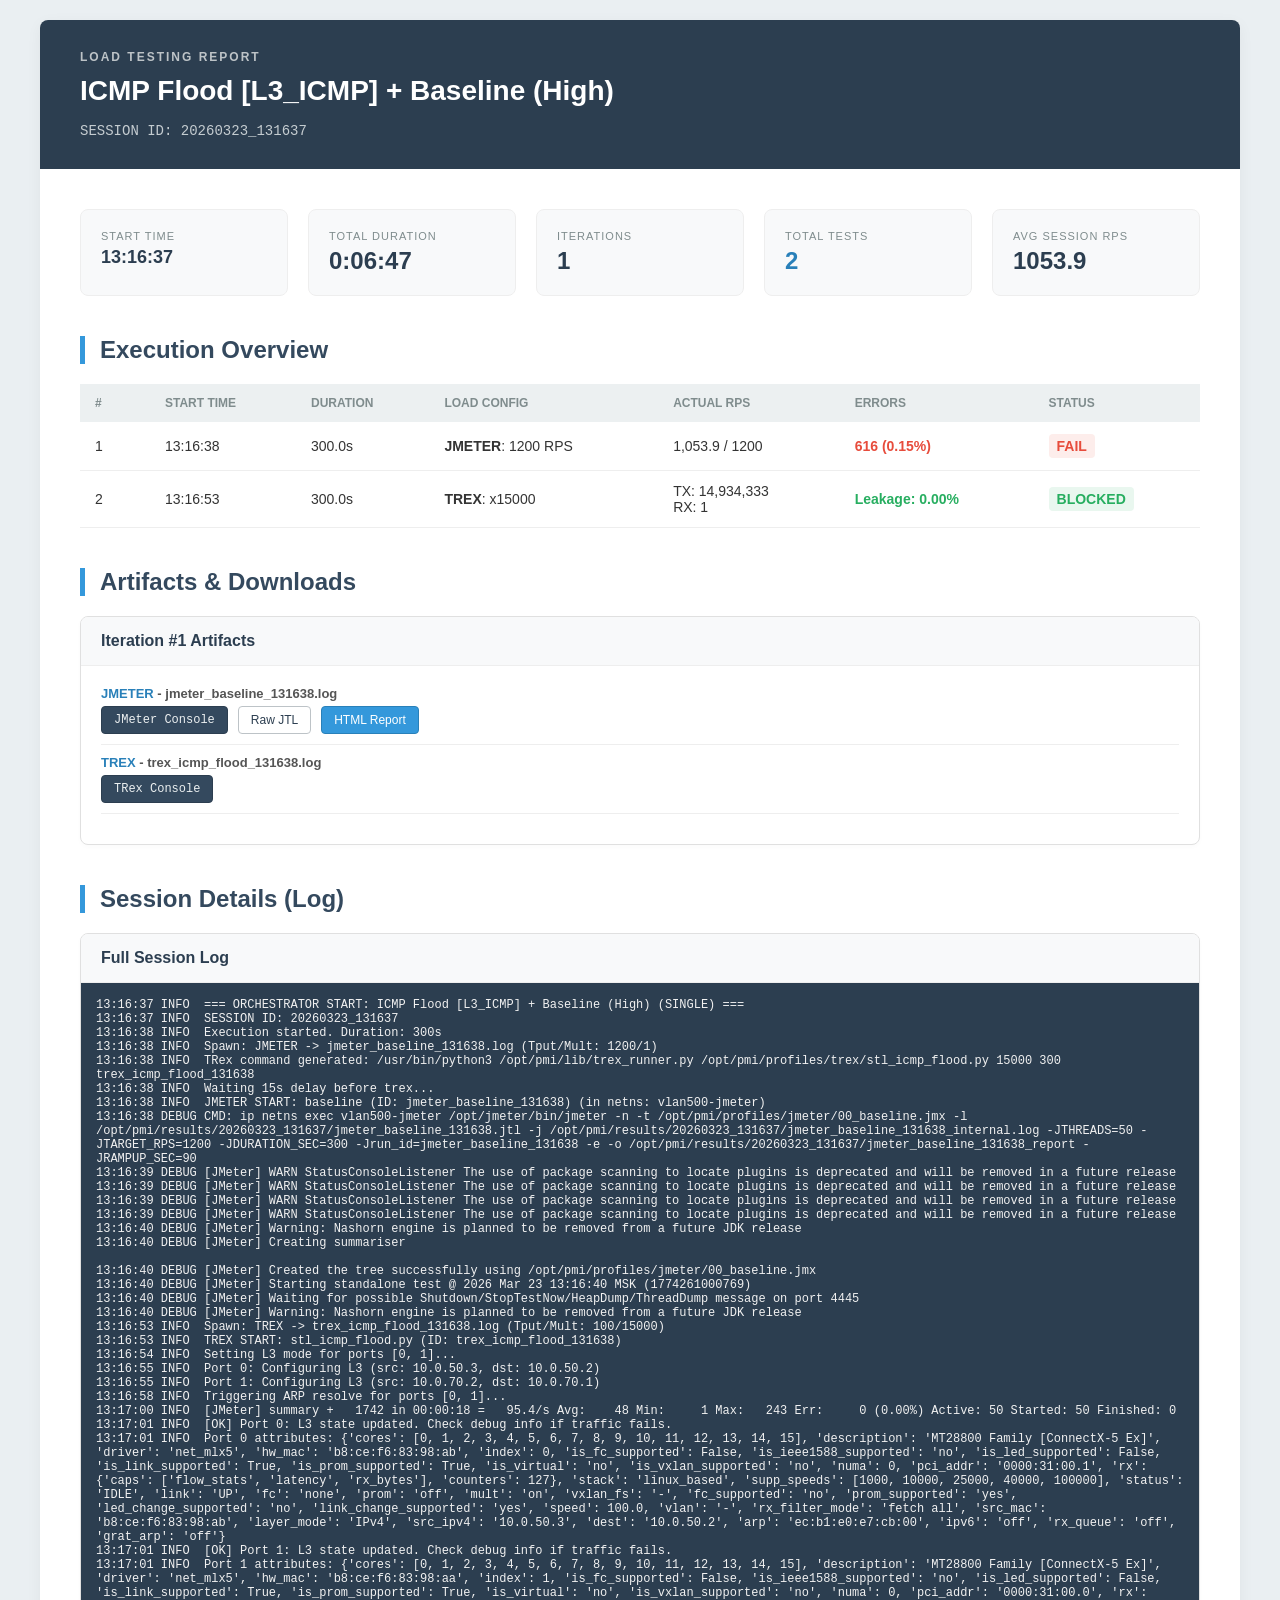
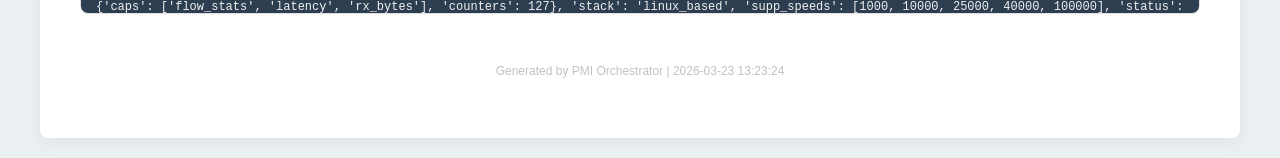
<file: results/20260323_131637/report_20260323_131637.html>
<!DOCTYPE html>
<html>
<head>
    <meta charset="UTF-8">
    <title>Load Test: 20260323_131637</title>
    <style>
        
body { font-family: -apple-system, BlinkMacSystemFont, "Segoe UI", Roboto, Helvetica, Arial, sans-serif; background: #eaeff2; color: #333; margin: 0; padding: 20px; }
.container { max-width: 1200px; margin: 0 auto; background: white; padding: 0; border-radius: 8px; box-shadow: 0 4px 15px rgba(0,0,0,0.05); overflow: hidden; }

/* HEADER STYLES */
.report-header { background: #2c3e50; color: white; padding: 30px 40px; }
.report-label { font-size: 12px; font-weight: 700; text-transform: uppercase; letter-spacing: 2px; color: #bdc3c7; margin-bottom: 10px; }
.scenario-title { font-size: 28px; font-weight: 700; margin: 0; line-height: 1.2; }
.session-meta { margin-top: 15px; font-size: 14px; color: #ecf0f1; opacity: 0.8; font-family: monospace; }

/* CONTENT PADDING */
.content { padding: 40px; }

h2 { color: #34495e; margin-top: 40px; margin-bottom: 20px; font-size: 1.5em; border-left: 5px solid #3498db; padding-left: 15px; }

/* META GRID (KPIs) */
.meta-grid { display: grid; grid-template-columns: repeat(auto-fit, minmax(180px, 1fr)); gap: 20px; margin-bottom: 40px; }
.meta-card { background: #f8f9fa; padding: 20px; border-radius: 8px; border: 1px solid #eee; }
.meta-label { font-size: 11px; color: #7f8c8d; text-transform: uppercase; letter-spacing: 1px; margin-bottom: 5px; }
.meta-value { font-size: 24px; font-weight: 700; color: #2c3e50; }

/* TABLES */
table { width: 100%; border-collapse: collapse; margin-bottom: 20px; font-size: 14px; }
th { text-align: left; background: #ecf0f1; padding: 12px 15px; font-weight: 600; color: #7f8c8d; text-transform: uppercase; font-size: 12px; }
td { padding: 12px 15px; border-bottom: 1px solid #eee; vertical-align: middle; }
tr:hover td { background: #fdfdfd; }

/* STATUS BADGES */
.status-pass { color: #27ae60; font-weight: bold; background: rgba(39, 174, 96, 0.1); padding: 4px 8px; border-radius: 4px; display: inline-block; }
.status-fail { color: #e74c3c; font-weight: bold; background: rgba(231, 76, 60, 0.1); padding: 4px 8px; border-radius: 4px; display: inline-block; }

/* ITERATION CARDS */
.iter-card { border: 1px solid #e0e0e0; border-radius: 8px; margin-bottom: 30px; overflow: hidden; background: #fff; box-shadow: 0 2px 5px rgba(0,0,0,0.02); }
.iter-header { background: #f8f9fa; padding: 15px 20px; border-bottom: 1px solid #eee; display: flex; justify-content: space-between; align-items: center; }
.iter-title { font-weight: 700; font-size: 16px; color: #2c3e50; }
.iter-meta { font-size: 13px; color: #7f8c8d; font-family: monospace; }
.iter-body { padding: 20px; }

/* LOG VIEWER */
.log-view { background: #2c3e50; color: #f1f1f1; padding: 15px; margin: 0; font-family: monospace; font-size: 12px; overflow-x: auto; max-height: 600px; white-space: pre-wrap; }

/* BUTTONS & LINKS */
.btn-group { display: flex; flex-wrap: wrap; gap: 8px; }
.btn { display: inline-flex; align-items: center; padding: 6px 12px; background: #fff; color: #2c3e50; text-decoration: none; border-radius: 4px; font-size: 12px; font-weight: 500; border: 1px solid #bdc3c7; transition: all 0.2s; }
.btn:hover { background: #f1f2f6; border-color: #95a5a6; }

/* Primary (HTML Report) */
.btn-primary { background: #3498db; color: white; border-color: #2980b9; }
.btn-primary:hover { background: #2980b9; color: white; }

/* Console Log (Dark style) */
.btn-console { background: #34495e; color: #ecf0f1; border-color: #2c3e50; font-family: monospace; }
.btn-console:hover { background: #2c3e50; color: white; }

.footer { margin-top: 50px; text-align: center; color: #bdc3c7; font-size: 12px; padding-bottom: 20px; }

    </style>
</head>
<body>
<div class="container">
    <div class="report-header">
        <div class="report-label">Load Testing Report</div>
        <div class="scenario-title">ICMP Flood [L3_ICMP] + Baseline (High)</div>
        <div class="session-meta">SESSION ID: 20260323_131637</div>
    </div>

    <div class="content">
        <div class="meta-grid">
            <div class="meta-card">
                <div class="meta-label">Start Time</div>
                <div class="meta-value" style="font-size:18px">13:16:37</div>
            </div>
            <div class="meta-card">
                <div class="meta-label">Total Duration</div>
                <div class="meta-value">0:06:47</div>
            </div>
            <div class="meta-card">
                <div class="meta-label">Iterations</div>
                <div class="meta-value">1</div>
            </div>
            <div class="meta-card">
                <div class="meta-label">Total Tests</div>
                <div class="meta-value" style="color:#2980b9;">2</div>
            </div>
            <div class="meta-card">
                <div class="meta-label">Avg Session RPS</div>
                <div class="meta-value">1053.9</div>
            </div>
        </div>

        <h2>Execution Overview</h2>
        <table>
            <thead>
                <tr>
                    <th width="40">#</th>
                    <th>Start Time</th>
                    <th>Duration</th>
                    <th>Load Config</th>
                    <th>Actual RPS</th>
                    <th>Errors</th>
                    <th>Status</th>
                </tr>
            </thead>
            <tbody>
                
            <tr>
                <td>1</td>
                <td>13:16:38</td>
                <td>300.0s</td>
                <td><b>JMETER</b>: 1200 RPS</td>
                <td>1,053.9 / 1200</td>
                <td style="color:#e74c3c; font-weight:bold;">616 (0.15%)</td>
                <td><span class="status-fail">FAIL</span></td>
            </tr>
            
            <tr>
                <td>2</td>
                <td>13:16:53</td>
                <td>300.0s</td>
                <td><b>TREX</b>: x15000</td>
                <td>TX: 14,934,333<br>RX: 1</td>
                <td style="color:#27ae60; font-weight:bold;">Leakage: 0.00%</td>
                <td><span class="status-pass">BLOCKED</span></td>
            </tr>
            
            </tbody>
        </table>

        <h2>Artifacts & Downloads</h2>
        
        <div class="iter-card">
            <div class="iter-header"><span class="iter-title">Iteration #1 Artifacts</span></div>
            <div class="iter-body">
            <div style="margin-bottom:10px; border-bottom:1px solid #eee; padding-bottom:10px;">
                <div style="font-weight:bold; color:#555; margin-bottom:5px; font-size:13px;">
                    <span style="color:#2980b9;">JMETER</span> - jmeter_baseline_131638.log
                </div>
                <div style="display:flex; gap:10px;"><a href="jmeter_baseline_131638.log" class="btn btn-console" target="_blank">JMeter Console</a> <a href="jmeter_baseline_131638.jtl" class="btn btn" target="_blank">Raw JTL</a> <a href="jmeter_baseline_131638_report/index.html" class="btn btn-primary" target="_blank">HTML Report</a> </div>
            </div>
            
            <div style="margin-bottom:10px; border-bottom:1px solid #eee; padding-bottom:10px;">
                <div style="font-weight:bold; color:#555; margin-bottom:5px; font-size:13px;">
                    <span style="color:#2980b9;">TREX</span> - trex_icmp_flood_131638.log
                </div>
                <div style="display:flex; gap:10px;"><a href="trex_icmp_flood_131638.log" class="btn btn-console" target="_blank">TRex Console</a> </div>
            </div>
            </div>
        </div>
        

        

        <h2>Session Details (Log)</h2>
        
    <div class="iter-card">
        <div class="iter-header"><span class="iter-title">Full Session Log</span></div>
        <div class="iter-body" style="padding:0;">
            <pre class="log-view">13:16:37 INFO  === ORCHESTRATOR START: ICMP Flood [L3_ICMP] + Baseline (High) (SINGLE) ===
13:16:37 INFO  SESSION ID: 20260323_131637
13:16:38 INFO  Execution started. Duration: 300s
13:16:38 INFO  Spawn: JMETER -> jmeter_baseline_131638.log (Tput/Mult: 1200/1)
13:16:38 INFO  TRex command generated: /usr/bin/python3 /opt/pmi/lib/trex_runner.py /opt/pmi/profiles/trex/stl_icmp_flood.py 15000 300 trex_icmp_flood_131638
13:16:38 INFO  Waiting 15s delay before trex...
13:16:38 INFO  JMETER START: baseline (ID: jmeter_baseline_131638) (in netns: vlan500-jmeter)
13:16:38 DEBUG CMD: ip netns exec vlan500-jmeter /opt/jmeter/bin/jmeter -n -t /opt/pmi/profiles/jmeter/00_baseline.jmx -l /opt/pmi/results/20260323_131637/jmeter_baseline_131638.jtl -j /opt/pmi/results/20260323_131637/jmeter_baseline_131638_internal.log -JTHREADS=50 -JTARGET_RPS=1200 -JDURATION_SEC=300 -Jrun_id=jmeter_baseline_131638 -e -o /opt/pmi/results/20260323_131637/jmeter_baseline_131638_report -JRAMPUP_SEC=90
13:16:39 DEBUG [JMeter] WARN StatusConsoleListener The use of package scanning to locate plugins is deprecated and will be removed in a future release
13:16:39 DEBUG [JMeter] WARN StatusConsoleListener The use of package scanning to locate plugins is deprecated and will be removed in a future release
13:16:39 DEBUG [JMeter] WARN StatusConsoleListener The use of package scanning to locate plugins is deprecated and will be removed in a future release
13:16:39 DEBUG [JMeter] WARN StatusConsoleListener The use of package scanning to locate plugins is deprecated and will be removed in a future release
13:16:40 DEBUG [JMeter] Warning: Nashorn engine is planned to be removed from a future JDK release
13:16:40 DEBUG [JMeter] Creating summariser <summary>
13:16:40 DEBUG [JMeter] Created the tree successfully using /opt/pmi/profiles/jmeter/00_baseline.jmx
13:16:40 DEBUG [JMeter] Starting standalone test @ 2026 Mar 23 13:16:40 MSK (1774261000769)
13:16:40 DEBUG [JMeter] Waiting for possible Shutdown/StopTestNow/HeapDump/ThreadDump message on port 4445
13:16:40 DEBUG [JMeter] Warning: Nashorn engine is planned to be removed from a future JDK release
13:16:53 INFO  Spawn: TREX -> trex_icmp_flood_131638.log (Tput/Mult: 100/15000)
13:16:53 INFO  TREX START: stl_icmp_flood.py (ID: trex_icmp_flood_131638)
13:16:54 INFO  Setting L3 mode for ports [0, 1]...
13:16:55 INFO  Port 0: Configuring L3 (src: 10.0.50.3, dst: 10.0.50.2)
13:16:55 INFO  Port 1: Configuring L3 (src: 10.0.70.2, dst: 10.0.70.1)
13:16:58 INFO  Triggering ARP resolve for ports [0, 1]...
13:17:00 INFO  [JMeter] summary +   1742 in 00:00:18 =   95.4/s Avg:    48 Min:     1 Max:   243 Err:     0 (0.00%) Active: 50 Started: 50 Finished: 0
13:17:01 INFO  [OK] Port 0: L3 state updated. Check debug info if traffic fails.
13:17:01 INFO  Port 0 attributes: {'cores': [0, 1, 2, 3, 4, 5, 6, 7, 8, 9, 10, 11, 12, 13, 14, 15], 'description': 'MT28800 Family [ConnectX-5 Ex]', 'driver': 'net_mlx5', 'hw_mac': 'b8:ce:f6:83:98:ab', 'index': 0, 'is_fc_supported': False, 'is_ieee1588_supported': 'no', 'is_led_supported': False, 'is_link_supported': True, 'is_prom_supported': True, 'is_virtual': 'no', 'is_vxlan_supported': 'no', 'numa': 0, 'pci_addr': '0000:31:00.1', 'rx': {'caps': ['flow_stats', 'latency', 'rx_bytes'], 'counters': 127}, 'stack': 'linux_based', 'supp_speeds': [1000, 10000, 25000, 40000, 100000], 'status': 'IDLE', 'link': 'UP', 'fc': 'none', 'prom': 'off', 'mult': 'on', 'vxlan_fs': '-', 'fc_supported': 'no', 'prom_supported': 'yes', 'led_change_supported': 'no', 'link_change_supported': 'yes', 'speed': 100.0, 'vlan': '-', 'rx_filter_mode': 'fetch all', 'src_mac': 'b8:ce:f6:83:98:ab', 'layer_mode': 'IPv4', 'src_ipv4': '10.0.50.3', 'dest': '10.0.50.2', 'arp': 'ec:b1:e0:e7:cb:00', 'ipv6': 'off', 'rx_queue': 'off', 'grat_arp': 'off'}
13:17:01 INFO  [OK] Port 1: L3 state updated. Check debug info if traffic fails.
13:17:01 INFO  Port 1 attributes: {'cores': [0, 1, 2, 3, 4, 5, 6, 7, 8, 9, 10, 11, 12, 13, 14, 15], 'description': 'MT28800 Family [ConnectX-5 Ex]', 'driver': 'net_mlx5', 'hw_mac': 'b8:ce:f6:83:98:aa', 'index': 1, 'is_fc_supported': False, 'is_ieee1588_supported': 'no', 'is_led_supported': False, 'is_link_supported': True, 'is_prom_supported': True, 'is_virtual': 'no', 'is_vxlan_supported': 'no', 'numa': 0, 'pci_addr': '0000:31:00.0', 'rx': {'caps': ['flow_stats', 'latency', 'rx_bytes'], 'counters': 127}, 'stack': 'linux_based', 'supp_speeds': [1000, 10000, 25000, 40000, 100000], 'status': 'IDLE', 'link': 'UP', 'fc': 'none', 'prom': 'off', 'mult': 'on', 'vxlan_fs': '-', 'fc_supported': 'no', 'prom_supported': 'yes', 'led_change_supported': 'no', 'link_change_supported': 'yes', 'speed': 100.0, 'vlan': '-', 'rx_filter_mode': 'fetch all', 'src_mac': 'b8:ce:f6:83:98:aa', 'layer_mode': 'IPv4', 'src_ipv4': '10.0.70.2', 'dest': '10.0.70.1', 'arp': '6c:13:d5:ac:c2:df', 'ipv6': 'off', 'rx_queue': 'off', 'grat_arp': 'off'}
13:17:01 INFO  Service mode disabled. Loading profile.
13:17:02 INFO  [  1s] TX: 3.72M pps (2.3Gbps) | RX: 1 pps
13:17:05 INFO  [  4s] TX: 13.62M pps (8.5Gbps) | RX: 1 pps
13:17:08 INFO  [  7s] TX: 14.87M pps (9.3Gbps) | RX: 0 pps
13:17:11 INFO  [ 10s] TX: 14.95M pps (9.3Gbps) | RX: 1 pps
13:17:15 INFO  [ 13s] TX: 15.04M pps (9.4Gbps) | RX: 0 pps
13:17:18 INFO  [ 16s] TX: 15.03M pps (9.4Gbps) | RX: 1 pps
13:17:21 INFO  [ 19s] TX: 15.00M pps (9.4Gbps) | RX: 0 pps
13:17:24 INFO  [ 22s] TX: 14.95M pps (9.3Gbps) | RX: 1 pps
13:17:27 INFO  [ 25s] TX: 14.98M pps (9.3Gbps) | RX: 1 pps
13:17:30 INFO  [JMeter] summary +  12598 in 00:00:30 =  419.9/s Avg:    35 Min:     0 Max:  5005 Err:    33 (0.26%) Active: 50 Started: 50 Finished: 0
13:17:30 INFO  [JMeter] summary =  14340 in 00:00:48 =  297.2/s Avg:    37 Min:     0 Max:  5005 Err:    33 (0.23%)
13:17:30 INFO  [ 29s] TX: 14.99M pps (9.4Gbps) | RX: 1 pps
13:17:33 INFO  [ 32s] TX: 15.01M pps (9.4Gbps) | RX: 1 pps
13:17:36 INFO  [ 35s] TX: 15.04M pps (9.4Gbps) | RX: 1 pps
13:17:39 INFO  [ 38s] TX: 15.00M pps (9.4Gbps) | RX: 1 pps
13:17:43 INFO  [ 41s] TX: 14.98M pps (9.3Gbps) | RX: 0 pps
13:17:46 INFO  [ 44s] TX: 15.04M pps (9.4Gbps) | RX: 1 pps
13:17:49 INFO  [ 47s] TX: 14.97M pps (9.3Gbps) | RX: 0 pps
13:17:52 INFO  [ 50s] TX: 15.03M pps (9.4Gbps) | RX: 1 pps
13:17:55 INFO  [ 53s] TX: 14.97M pps (9.3Gbps) | RX: 1 pps
13:17:58 INFO  [ 57s] TX: 14.98M pps (9.3Gbps) | RX: 1 pps
13:18:00 INFO  [JMeter] summary +  24561 in 00:00:30 =  818.8/s Avg:    28 Min:     0 Max:  5005 Err:    43 (0.18%) Active: 50 Started: 50 Finished: 0
13:18:00 INFO  [JMeter] summary =  38901 in 00:01:18 =  497.1/s Avg:    31 Min:     0 Max:  5005 Err:    76 (0.20%)
13:18:01 INFO  [ 60s] TX: 15.04M pps (9.4Gbps) | RX: 1 pps
13:18:04 INFO  [ 63s] TX: 14.97M pps (9.3Gbps) | RX: 0 pps
13:18:08 INFO  [ 66s] TX: 15.02M pps (9.4Gbps) | RX: 1 pps
13:18:11 INFO  [ 69s] TX: 14.99M pps (9.4Gbps) | RX: 0 pps
13:18:14 INFO  [ 72s] TX: 15.00M pps (9.4Gbps) | RX: 1 pps
13:18:17 INFO  [ 75s] TX: 14.98M pps (9.3Gbps) | RX: 0 pps
13:18:20 INFO  [ 78s] TX: 14.98M pps (9.3Gbps) | RX: 1 pps
13:18:23 INFO  [ 81s] TX: 14.99M pps (9.4Gbps) | RX: 0 pps
13:18:26 INFO  [ 85s] TX: 15.02M pps (9.4Gbps) | RX: 1 pps
13:18:29 INFO  [ 88s] TX: 14.99M pps (9.4Gbps) | RX: 1 pps
13:18:30 INFO  [JMeter] summary +  34756 in 00:00:30 = 1158.5/s Avg:    23 Min:     0 Max:  5006 Err:    72 (0.21%) Active: 50 Started: 50 Finished: 0
13:18:30 INFO  [JMeter] summary =  73657 in 00:01:48 =  680.4/s Avg:    27 Min:     0 Max:  5006 Err:   148 (0.20%)
13:18:32 INFO  [ 91s] TX: 14.98M pps (9.3Gbps) | RX: 0 pps
13:18:36 INFO  [ 94s] TX: 15.00M pps (9.4Gbps) | RX: 1 pps
13:18:39 INFO  [ 97s] TX: 15.04M pps (9.4Gbps) | RX: 0 pps
13:18:42 INFO  [100s] TX: 14.98M pps (9.3Gbps) | RX: 1 pps
13:18:45 INFO  [103s] TX: 14.97M pps (9.3Gbps) | RX: 1 pps
13:18:48 INFO  [106s] TX: 15.01M pps (9.4Gbps) | RX: 1 pps
13:18:51 INFO  [110s] TX: 15.00M pps (9.4Gbps) | RX: 0 pps
13:18:54 INFO  [113s] TX: 15.01M pps (9.4Gbps) | RX: 1 pps
13:18:57 INFO  [116s] TX: 14.99M pps (9.4Gbps) | RX: 1 pps
13:19:00 INFO  [JMeter] summary +  35861 in 00:00:30 = 1195.4/s Avg:    23 Min:     0 Max:  5006 Err:    59 (0.16%) Active: 50 Started: 50 Finished: 0
13:19:00 INFO  [JMeter] summary = 109518 in 00:02:18 =  792.2/s Avg:    26 Min:     0 Max:  5006 Err:   207 (0.19%)
13:19:00 INFO  [119s] TX: 15.03M pps (9.4Gbps) | RX: 0 pps
13:19:04 INFO  [122s] TX: 15.00M pps (9.4Gbps) | RX: 1 pps
13:19:07 INFO  [125s] TX: 14.97M pps (9.3Gbps) | RX: 1 pps
13:19:10 INFO  [128s] TX: 15.00M pps (9.4Gbps) | RX: 1 pps
13:19:13 INFO  [131s] TX: 15.02M pps (9.4Gbps) | RX: 0 pps
13:19:16 INFO  [134s] TX: 15.00M pps (9.4Gbps) | RX: 1 pps
13:19:19 INFO  [138s] TX: 14.93M pps (9.3Gbps) | RX: 1 pps
13:19:22 INFO  [141s] TX: 15.01M pps (9.4Gbps) | RX: 0 pps
13:19:25 INFO  [144s] TX: 14.98M pps (9.3Gbps) | RX: 2 pps
13:19:29 INFO  [147s] TX: 14.98M pps (9.3Gbps) | RX: 0 pps
13:19:30 INFO  [JMeter] summary +  35959 in 00:00:30 = 1198.6/s Avg:    23 Min:     0 Max:  5005 Err:    64 (0.18%) Active: 50 Started: 50 Finished: 0
13:19:30 INFO  [JMeter] summary = 145477 in 00:02:48 =  864.6/s Avg:    25 Min:     0 Max:  5006 Err:   271 (0.19%)
13:19:32 INFO  [150s] TX: 14.98M pps (9.3Gbps) | RX: 1 pps
13:19:35 INFO  [153s] TX: 15.02M pps (9.4Gbps) | RX: 1 pps
13:19:38 INFO  [156s] TX: 14.98M pps (9.4Gbps) | RX: 1 pps
13:19:41 INFO  [159s] TX: 15.00M pps (9.4Gbps) | RX: 0 pps
13:19:44 INFO  [163s] TX: 15.00M pps (9.4Gbps) | RX: 1 pps
13:19:47 INFO  [166s] TX: 14.98M pps (9.4Gbps) | RX: 1 pps
13:19:50 INFO  [169s] TX: 15.02M pps (9.4Gbps) | RX: 0 pps
13:19:53 INFO  [172s] TX: 14.97M pps (9.3Gbps) | RX: 1 pps
13:19:57 INFO  [175s] TX: 15.00M pps (9.4Gbps) | RX: 1 pps
13:20:00 INFO  [JMeter] summary +  35943 in 00:00:30 = 1198.1/s Avg:    22 Min:     0 Max:  1036 Err:    60 (0.17%) Active: 50 Started: 50 Finished: 0
13:20:00 INFO  [JMeter] summary = 181420 in 00:03:18 =  915.1/s Avg:    24 Min:     0 Max:  5006 Err:   331 (0.18%)
13:20:00 INFO  [178s] TX: 15.04M pps (9.4Gbps) | RX: 1 pps
13:20:03 INFO  [181s] TX: 14.96M pps (9.3Gbps) | RX: 0 pps
13:20:06 INFO  [184s] TX: 15.05M pps (9.4Gbps) | RX: 1 pps
13:20:09 INFO  [187s] TX: 14.98M pps (9.3Gbps) | RX: 0 pps
13:20:12 INFO  [191s] TX: 15.00M pps (9.4Gbps) | RX: 1 pps
13:20:15 INFO  [194s] TX: 14.97M pps (9.3Gbps) | RX: 1 pps
13:20:18 INFO  [197s] TX: 15.00M pps (9.4Gbps) | RX: 0 pps
13:20:22 INFO  [200s] TX: 15.04M pps (9.4Gbps) | RX: 1 pps
13:20:25 INFO  [203s] TX: 14.97M pps (9.3Gbps) | RX: 0 pps
13:20:28 INFO  [206s] TX: 14.95M pps (9.3Gbps) | RX: 1 pps
13:20:30 INFO  [JMeter] summary +  35958 in 00:00:30 = 1198.6/s Avg:    22 Min:     0 Max:  1032 Err:    67 (0.19%) Active: 50 Started: 50 Finished: 0
13:20:30 INFO  [JMeter] summary = 217378 in 00:03:48 =  952.4/s Avg:    24 Min:     0 Max:  5006 Err:   398 (0.18%)
13:20:31 INFO  [209s] TX: 14.96M pps (9.3Gbps) | RX: 0 pps
13:20:34 INFO  [212s] TX: 14.98M pps (9.4Gbps) | RX: 1 pps
13:20:37 INFO  [215s] TX: 15.00M pps (9.4Gbps) | RX: 0 pps
13:20:40 INFO  [219s] TX: 15.00M pps (9.4Gbps) | RX: 0 pps
13:20:43 INFO  [222s] TX: 15.03M pps (9.4Gbps) | RX: 1 pps
13:20:46 INFO  [225s] TX: 14.99M pps (9.4Gbps) | RX: 1 pps
13:20:50 INFO  [228s] TX: 15.00M pps (9.4Gbps) | RX: 1 pps
13:20:53 INFO  [231s] TX: 15.04M pps (9.4Gbps) | RX: 0 pps
13:20:56 INFO  [234s] TX: 14.96M pps (9.3Gbps) | RX: 1 pps
13:20:59 INFO  [237s] TX: 14.99M pps (9.4Gbps) | RX: 0 pps
13:21:00 INFO  [JMeter] summary +  35942 in 00:00:30 = 1198.0/s Avg:    23 Min:     0 Max:  5005 Err:    68 (0.19%) Active: 50 Started: 50 Finished: 0
13:21:00 INFO  [JMeter] summary = 253320 in 00:04:18 =  980.9/s Avg:    24 Min:     0 Max:  5006 Err:   466 (0.18%)
13:21:02 INFO  [240s] TX: 15.00M pps (9.4Gbps) | RX: 1 pps
13:21:05 INFO  [244s] TX: 14.96M pps (9.3Gbps) | RX: 1 pps
13:21:08 INFO  [247s] TX: 14.97M pps (9.3Gbps) | RX: 0 pps
13:21:11 INFO  [250s] TX: 15.01M pps (9.4Gbps) | RX: 1 pps
13:21:14 INFO  [253s] TX: 15.04M pps (9.4Gbps) | RX: 0 pps
13:21:18 INFO  [256s] TX: 14.99M pps (9.4Gbps) | RX: 1 pps
13:21:21 INFO  [259s] TX: 14.97M pps (9.3Gbps) | RX: 0 pps
13:21:24 INFO  [262s] TX: 15.00M pps (9.4Gbps) | RX: 1 pps
13:21:27 INFO  [265s] TX: 14.98M pps (9.3Gbps) | RX: 1 pps
13:21:30 INFO  [JMeter] summary +  35968 in 00:00:30 = 1199.0/s Avg:    23 Min:     0 Max:  5005 Err:    74 (0.21%) Active: 50 Started: 50 Finished: 0
13:21:30 INFO  [JMeter] summary = 289288 in 00:04:48 = 1003.6/s Avg:    24 Min:     0 Max:  5006 Err:   540 (0.19%)
13:21:30 INFO  [268s] TX: 14.99M pps (9.4Gbps) | RX: 1 pps
13:21:33 INFO  [272s] TX: 15.05M pps (9.4Gbps) | RX: 1 pps
13:21:36 INFO  [275s] TX: 14.98M pps (9.3Gbps) | RX: 1 pps
13:21:39 INFO  [278s] TX: 14.97M pps (9.3Gbps) | RX: 1 pps
13:21:43 INFO  [281s] TX: 15.02M pps (9.4Gbps) | RX: 1 pps
13:21:46 INFO  [284s] TX: 15.03M pps (9.4Gbps) | RX: 1 pps
13:21:49 INFO  [287s] TX: 15.03M pps (9.4Gbps) | RX: 0 pps
13:21:52 INFO  [290s] TX: 14.94M pps (9.3Gbps) | RX: 1 pps
13:21:55 INFO  [293s] TX: 15.00M pps (9.4Gbps) | RX: 1 pps
13:21:58 INFO  [297s] TX: 14.99M pps (9.4Gbps) | RX: 1 pps
13:22:00 INFO  [JMeter] summary +  35958 in 00:00:30 = 1198.6/s Avg:    22 Min:     0 Max:  5004 Err:    71 (0.20%) Active: 50 Started: 50 Finished: 0
13:22:00 INFO  [JMeter] summary = 325246 in 00:05:18 = 1022.0/s Avg:    24 Min:     0 Max:  5006 Err:   611 (0.19%)
13:22:01 INFO  [300s] TX: 14.11M pps (8.8Gbps) | RX: 1 pps
13:22:02 INFO  [OK] TRex test finished.
13:22:30 INFO  [JMeter] summary +  35962 in 00:00:30 = 1198.7/s Avg:    24 Min:     0 Max:  5003 Err:     2 (0.01%) Active: 50 Started: 50 Finished: 0
13:22:30 INFO  [JMeter] summary = 361208 in 00:05:48 = 1037.2/s Avg:    24 Min:     0 Max:  5006 Err:   613 (0.17%)
13:23:00 INFO  [JMeter] summary +  35909 in 00:00:30 = 1197.0/s Avg:    24 Min:     0 Max:  5006 Err:     3 (0.01%) Active: 50 Started: 50 Finished: 0
13:23:00 INFO  [JMeter] summary = 397117 in 00:06:18 = 1049.9/s Avg:    24 Min:     0 Max:  5006 Err:   616 (0.16%)
13:23:12 INFO  [JMeter] summary +  14480 in 00:00:12 = 1178.0/s Avg:    24 Min:     0 Max:   367 Err:     0 (0.00%) Active: 0 Started: 50 Finished: 50
13:23:12 INFO  [JMeter] summary = 411597 in 00:06:31 = 1053.9/s Avg:    24 Min:     0 Max:  5006 Err:   616 (0.15%)
13:23:12 DEBUG [JMeter] Tidying up ...    @ 2026 Mar 23 13:23:12 MSK (1774261392293)
13:23:23 DEBUG [JMeter] ... end of run
13:23:24 INFO  [OK] JMeter finished. JTL: jmeter_baseline_131638.jtl
13:23:24 INFO  Iteration execution finished.
13:23:24 INFO  [OK] Orchestrator finished: I1
13:23:24 INFO  Generating report in background...
</pre>
        </div>
    </div>
    

        <div class="footer">
            Generated by PMI Orchestrator | 2026-03-23 13:23:24
        </div>
    </div>
</div>
</body>
</html>
</file>
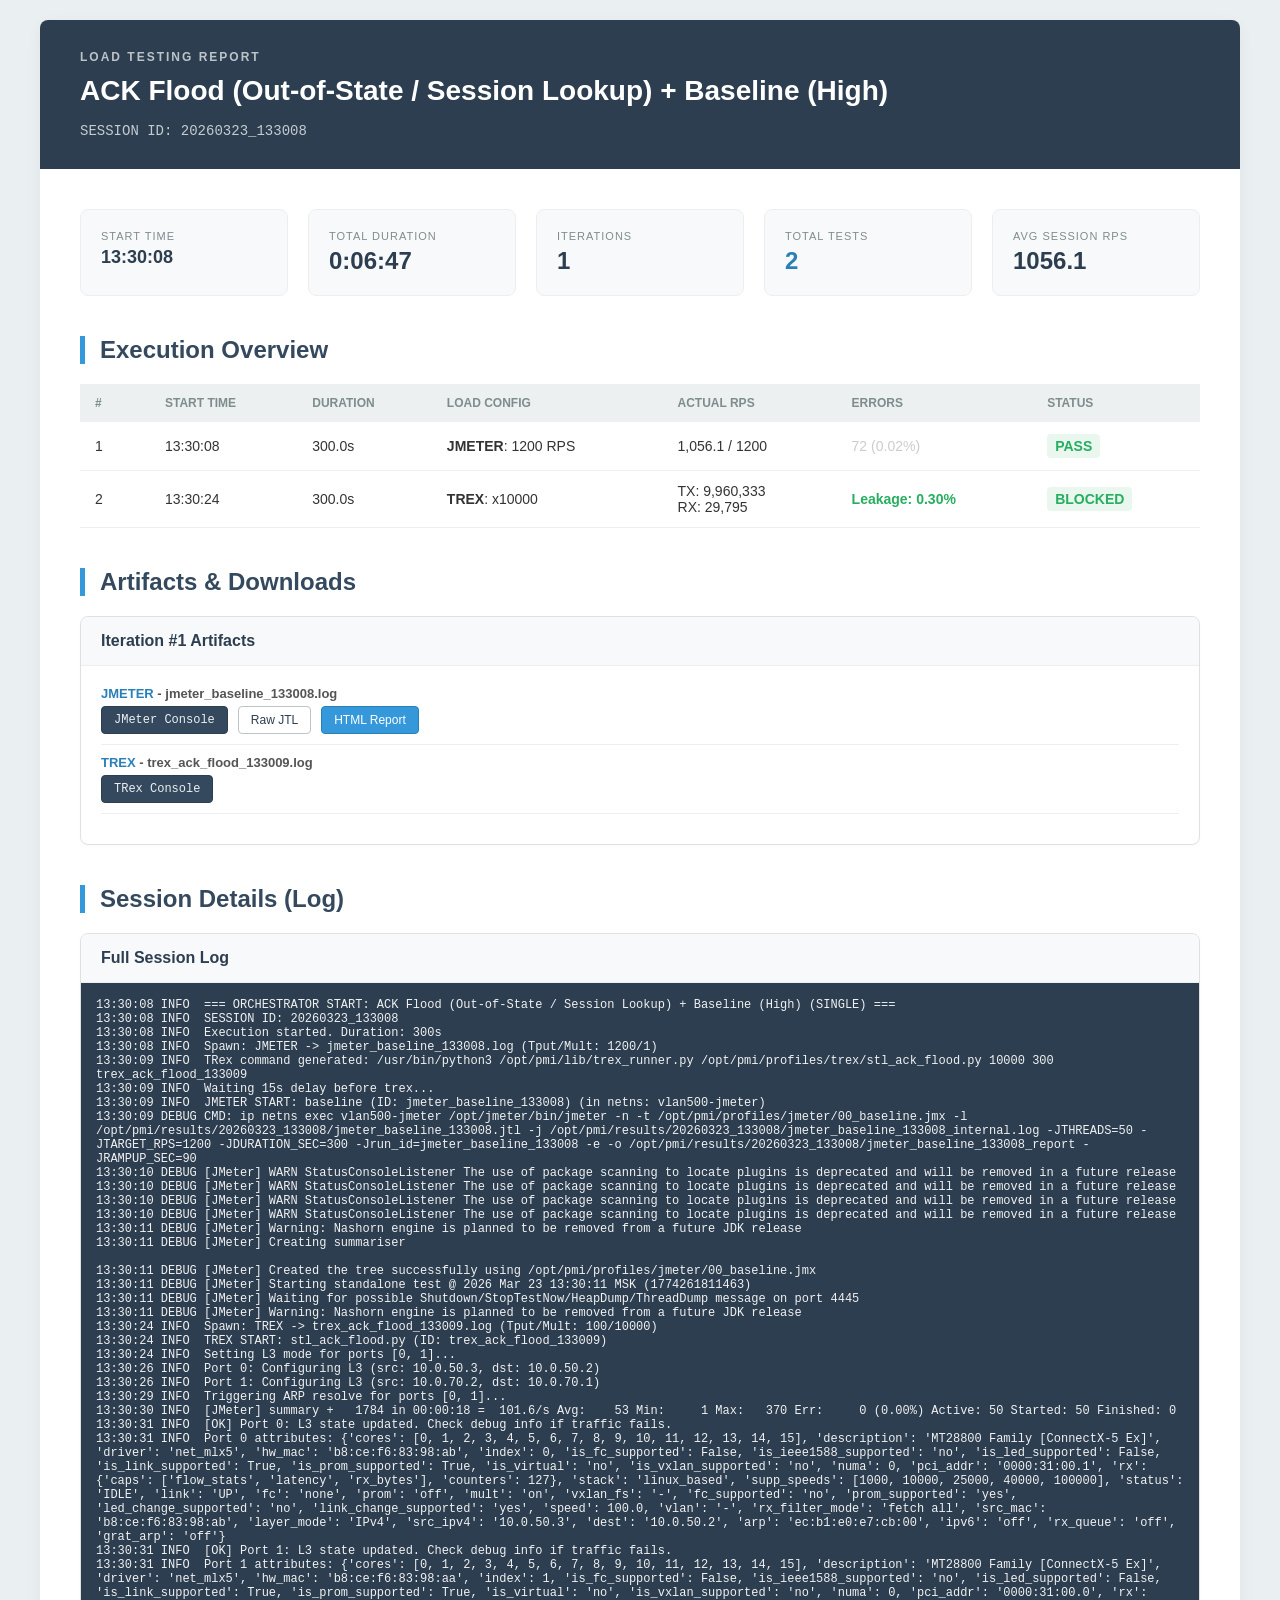
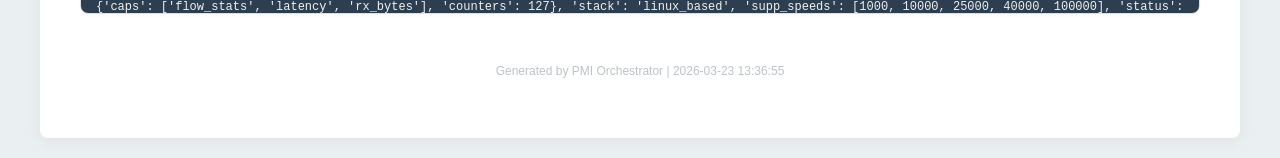
<file: results/20260323_133008/report_20260323_133008.html>
<!DOCTYPE html>
<html>
<head>
    <meta charset="UTF-8">
    <title>Load Test: 20260323_133008</title>
    <style>
        
body { font-family: -apple-system, BlinkMacSystemFont, "Segoe UI", Roboto, Helvetica, Arial, sans-serif; background: #eaeff2; color: #333; margin: 0; padding: 20px; }
.container { max-width: 1200px; margin: 0 auto; background: white; padding: 0; border-radius: 8px; box-shadow: 0 4px 15px rgba(0,0,0,0.05); overflow: hidden; }

/* HEADER STYLES */
.report-header { background: #2c3e50; color: white; padding: 30px 40px; }
.report-label { font-size: 12px; font-weight: 700; text-transform: uppercase; letter-spacing: 2px; color: #bdc3c7; margin-bottom: 10px; }
.scenario-title { font-size: 28px; font-weight: 700; margin: 0; line-height: 1.2; }
.session-meta { margin-top: 15px; font-size: 14px; color: #ecf0f1; opacity: 0.8; font-family: monospace; }

/* CONTENT PADDING */
.content { padding: 40px; }

h2 { color: #34495e; margin-top: 40px; margin-bottom: 20px; font-size: 1.5em; border-left: 5px solid #3498db; padding-left: 15px; }

/* META GRID (KPIs) */
.meta-grid { display: grid; grid-template-columns: repeat(auto-fit, minmax(180px, 1fr)); gap: 20px; margin-bottom: 40px; }
.meta-card { background: #f8f9fa; padding: 20px; border-radius: 8px; border: 1px solid #eee; }
.meta-label { font-size: 11px; color: #7f8c8d; text-transform: uppercase; letter-spacing: 1px; margin-bottom: 5px; }
.meta-value { font-size: 24px; font-weight: 700; color: #2c3e50; }

/* TABLES */
table { width: 100%; border-collapse: collapse; margin-bottom: 20px; font-size: 14px; }
th { text-align: left; background: #ecf0f1; padding: 12px 15px; font-weight: 600; color: #7f8c8d; text-transform: uppercase; font-size: 12px; }
td { padding: 12px 15px; border-bottom: 1px solid #eee; vertical-align: middle; }
tr:hover td { background: #fdfdfd; }

/* STATUS BADGES */
.status-pass { color: #27ae60; font-weight: bold; background: rgba(39, 174, 96, 0.1); padding: 4px 8px; border-radius: 4px; display: inline-block; }
.status-fail { color: #e74c3c; font-weight: bold; background: rgba(231, 76, 60, 0.1); padding: 4px 8px; border-radius: 4px; display: inline-block; }

/* ITERATION CARDS */
.iter-card { border: 1px solid #e0e0e0; border-radius: 8px; margin-bottom: 30px; overflow: hidden; background: #fff; box-shadow: 0 2px 5px rgba(0,0,0,0.02); }
.iter-header { background: #f8f9fa; padding: 15px 20px; border-bottom: 1px solid #eee; display: flex; justify-content: space-between; align-items: center; }
.iter-title { font-weight: 700; font-size: 16px; color: #2c3e50; }
.iter-meta { font-size: 13px; color: #7f8c8d; font-family: monospace; }
.iter-body { padding: 20px; }

/* LOG VIEWER */
.log-view { background: #2c3e50; color: #f1f1f1; padding: 15px; margin: 0; font-family: monospace; font-size: 12px; overflow-x: auto; max-height: 600px; white-space: pre-wrap; }

/* BUTTONS & LINKS */
.btn-group { display: flex; flex-wrap: wrap; gap: 8px; }
.btn { display: inline-flex; align-items: center; padding: 6px 12px; background: #fff; color: #2c3e50; text-decoration: none; border-radius: 4px; font-size: 12px; font-weight: 500; border: 1px solid #bdc3c7; transition: all 0.2s; }
.btn:hover { background: #f1f2f6; border-color: #95a5a6; }

/* Primary (HTML Report) */
.btn-primary { background: #3498db; color: white; border-color: #2980b9; }
.btn-primary:hover { background: #2980b9; color: white; }

/* Console Log (Dark style) */
.btn-console { background: #34495e; color: #ecf0f1; border-color: #2c3e50; font-family: monospace; }
.btn-console:hover { background: #2c3e50; color: white; }

.footer { margin-top: 50px; text-align: center; color: #bdc3c7; font-size: 12px; padding-bottom: 20px; }

    </style>
</head>
<body>
<div class="container">
    <div class="report-header">
        <div class="report-label">Load Testing Report</div>
        <div class="scenario-title">ACK Flood (Out-of-State / Session Lookup) + Baseline (High)</div>
        <div class="session-meta">SESSION ID: 20260323_133008</div>
    </div>

    <div class="content">
        <div class="meta-grid">
            <div class="meta-card">
                <div class="meta-label">Start Time</div>
                <div class="meta-value" style="font-size:18px">13:30:08</div>
            </div>
            <div class="meta-card">
                <div class="meta-label">Total Duration</div>
                <div class="meta-value">0:06:47</div>
            </div>
            <div class="meta-card">
                <div class="meta-label">Iterations</div>
                <div class="meta-value">1</div>
            </div>
            <div class="meta-card">
                <div class="meta-label">Total Tests</div>
                <div class="meta-value" style="color:#2980b9;">2</div>
            </div>
            <div class="meta-card">
                <div class="meta-label">Avg Session RPS</div>
                <div class="meta-value">1056.1</div>
            </div>
        </div>

        <h2>Execution Overview</h2>
        <table>
            <thead>
                <tr>
                    <th width="40">#</th>
                    <th>Start Time</th>
                    <th>Duration</th>
                    <th>Load Config</th>
                    <th>Actual RPS</th>
                    <th>Errors</th>
                    <th>Status</th>
                </tr>
            </thead>
            <tbody>
                
            <tr>
                <td>1</td>
                <td>13:30:08</td>
                <td>300.0s</td>
                <td><b>JMETER</b>: 1200 RPS</td>
                <td>1,056.1 / 1200</td>
                <td style="color:#ccc">72 (0.02%)</td>
                <td><span class="status-pass">PASS</span></td>
            </tr>
            
            <tr>
                <td>2</td>
                <td>13:30:24</td>
                <td>300.0s</td>
                <td><b>TREX</b>: x10000</td>
                <td>TX: 9,960,333<br>RX: 29,795</td>
                <td style="color:#27ae60; font-weight:bold;">Leakage: 0.30%</td>
                <td><span class="status-pass">BLOCKED</span></td>
            </tr>
            
            </tbody>
        </table>

        <h2>Artifacts & Downloads</h2>
        
        <div class="iter-card">
            <div class="iter-header"><span class="iter-title">Iteration #1 Artifacts</span></div>
            <div class="iter-body">
            <div style="margin-bottom:10px; border-bottom:1px solid #eee; padding-bottom:10px;">
                <div style="font-weight:bold; color:#555; margin-bottom:5px; font-size:13px;">
                    <span style="color:#2980b9;">JMETER</span> - jmeter_baseline_133008.log
                </div>
                <div style="display:flex; gap:10px;"><a href="jmeter_baseline_133008.log" class="btn btn-console" target="_blank">JMeter Console</a> <a href="jmeter_baseline_133008.jtl" class="btn btn" target="_blank">Raw JTL</a> <a href="jmeter_baseline_133008_report/index.html" class="btn btn-primary" target="_blank">HTML Report</a> </div>
            </div>
            
            <div style="margin-bottom:10px; border-bottom:1px solid #eee; padding-bottom:10px;">
                <div style="font-weight:bold; color:#555; margin-bottom:5px; font-size:13px;">
                    <span style="color:#2980b9;">TREX</span> - trex_ack_flood_133009.log
                </div>
                <div style="display:flex; gap:10px;"><a href="trex_ack_flood_133009.log" class="btn btn-console" target="_blank">TRex Console</a> </div>
            </div>
            </div>
        </div>
        

        

        <h2>Session Details (Log)</h2>
        
    <div class="iter-card">
        <div class="iter-header"><span class="iter-title">Full Session Log</span></div>
        <div class="iter-body" style="padding:0;">
            <pre class="log-view">13:30:08 INFO  === ORCHESTRATOR START: ACK Flood (Out-of-State / Session Lookup) + Baseline (High) (SINGLE) ===
13:30:08 INFO  SESSION ID: 20260323_133008
13:30:08 INFO  Execution started. Duration: 300s
13:30:08 INFO  Spawn: JMETER -> jmeter_baseline_133008.log (Tput/Mult: 1200/1)
13:30:09 INFO  TRex command generated: /usr/bin/python3 /opt/pmi/lib/trex_runner.py /opt/pmi/profiles/trex/stl_ack_flood.py 10000 300 trex_ack_flood_133009
13:30:09 INFO  Waiting 15s delay before trex...
13:30:09 INFO  JMETER START: baseline (ID: jmeter_baseline_133008) (in netns: vlan500-jmeter)
13:30:09 DEBUG CMD: ip netns exec vlan500-jmeter /opt/jmeter/bin/jmeter -n -t /opt/pmi/profiles/jmeter/00_baseline.jmx -l /opt/pmi/results/20260323_133008/jmeter_baseline_133008.jtl -j /opt/pmi/results/20260323_133008/jmeter_baseline_133008_internal.log -JTHREADS=50 -JTARGET_RPS=1200 -JDURATION_SEC=300 -Jrun_id=jmeter_baseline_133008 -e -o /opt/pmi/results/20260323_133008/jmeter_baseline_133008_report -JRAMPUP_SEC=90
13:30:10 DEBUG [JMeter] WARN StatusConsoleListener The use of package scanning to locate plugins is deprecated and will be removed in a future release
13:30:10 DEBUG [JMeter] WARN StatusConsoleListener The use of package scanning to locate plugins is deprecated and will be removed in a future release
13:30:10 DEBUG [JMeter] WARN StatusConsoleListener The use of package scanning to locate plugins is deprecated and will be removed in a future release
13:30:10 DEBUG [JMeter] WARN StatusConsoleListener The use of package scanning to locate plugins is deprecated and will be removed in a future release
13:30:11 DEBUG [JMeter] Warning: Nashorn engine is planned to be removed from a future JDK release
13:30:11 DEBUG [JMeter] Creating summariser <summary>
13:30:11 DEBUG [JMeter] Created the tree successfully using /opt/pmi/profiles/jmeter/00_baseline.jmx
13:30:11 DEBUG [JMeter] Starting standalone test @ 2026 Mar 23 13:30:11 MSK (1774261811463)
13:30:11 DEBUG [JMeter] Waiting for possible Shutdown/StopTestNow/HeapDump/ThreadDump message on port 4445
13:30:11 DEBUG [JMeter] Warning: Nashorn engine is planned to be removed from a future JDK release
13:30:24 INFO  Spawn: TREX -> trex_ack_flood_133009.log (Tput/Mult: 100/10000)
13:30:24 INFO  TREX START: stl_ack_flood.py (ID: trex_ack_flood_133009)
13:30:24 INFO  Setting L3 mode for ports [0, 1]...
13:30:26 INFO  Port 0: Configuring L3 (src: 10.0.50.3, dst: 10.0.50.2)
13:30:26 INFO  Port 1: Configuring L3 (src: 10.0.70.2, dst: 10.0.70.1)
13:30:29 INFO  Triggering ARP resolve for ports [0, 1]...
13:30:30 INFO  [JMeter] summary +   1784 in 00:00:18 =  101.6/s Avg:    53 Min:     1 Max:   370 Err:     0 (0.00%) Active: 50 Started: 50 Finished: 0
13:30:31 INFO  [OK] Port 0: L3 state updated. Check debug info if traffic fails.
13:30:31 INFO  Port 0 attributes: {'cores': [0, 1, 2, 3, 4, 5, 6, 7, 8, 9, 10, 11, 12, 13, 14, 15], 'description': 'MT28800 Family [ConnectX-5 Ex]', 'driver': 'net_mlx5', 'hw_mac': 'b8:ce:f6:83:98:ab', 'index': 0, 'is_fc_supported': False, 'is_ieee1588_supported': 'no', 'is_led_supported': False, 'is_link_supported': True, 'is_prom_supported': True, 'is_virtual': 'no', 'is_vxlan_supported': 'no', 'numa': 0, 'pci_addr': '0000:31:00.1', 'rx': {'caps': ['flow_stats', 'latency', 'rx_bytes'], 'counters': 127}, 'stack': 'linux_based', 'supp_speeds': [1000, 10000, 25000, 40000, 100000], 'status': 'IDLE', 'link': 'UP', 'fc': 'none', 'prom': 'off', 'mult': 'on', 'vxlan_fs': '-', 'fc_supported': 'no', 'prom_supported': 'yes', 'led_change_supported': 'no', 'link_change_supported': 'yes', 'speed': 100.0, 'vlan': '-', 'rx_filter_mode': 'fetch all', 'src_mac': 'b8:ce:f6:83:98:ab', 'layer_mode': 'IPv4', 'src_ipv4': '10.0.50.3', 'dest': '10.0.50.2', 'arp': 'ec:b1:e0:e7:cb:00', 'ipv6': 'off', 'rx_queue': 'off', 'grat_arp': 'off'}
13:30:31 INFO  [OK] Port 1: L3 state updated. Check debug info if traffic fails.
13:30:31 INFO  Port 1 attributes: {'cores': [0, 1, 2, 3, 4, 5, 6, 7, 8, 9, 10, 11, 12, 13, 14, 15], 'description': 'MT28800 Family [ConnectX-5 Ex]', 'driver': 'net_mlx5', 'hw_mac': 'b8:ce:f6:83:98:aa', 'index': 1, 'is_fc_supported': False, 'is_ieee1588_supported': 'no', 'is_led_supported': False, 'is_link_supported': True, 'is_prom_supported': True, 'is_virtual': 'no', 'is_vxlan_supported': 'no', 'numa': 0, 'pci_addr': '0000:31:00.0', 'rx': {'caps': ['flow_stats', 'latency', 'rx_bytes'], 'counters': 127}, 'stack': 'linux_based', 'supp_speeds': [1000, 10000, 25000, 40000, 100000], 'status': 'IDLE', 'link': 'UP', 'fc': 'none', 'prom': 'off', 'mult': 'on', 'vxlan_fs': '-', 'fc_supported': 'no', 'prom_supported': 'yes', 'led_change_supported': 'no', 'link_change_supported': 'yes', 'speed': 100.0, 'vlan': '-', 'rx_filter_mode': 'fetch all', 'src_mac': 'b8:ce:f6:83:98:aa', 'layer_mode': 'IPv4', 'src_ipv4': '10.0.70.2', 'dest': '10.0.70.1', 'arp': '6c:13:d5:ac:c2:df', 'ipv6': 'off', 'rx_queue': 'off', 'grat_arp': 'off'}
13:30:32 INFO  Service mode disabled. Loading profile.
13:30:33 INFO  [  1s] TX: 3.32M pps (1.7Gbps) | RX: 36 pps
13:30:36 INFO  [  4s] TX: 9.16M pps (4.7Gbps) | RX: 797 pps
13:30:39 INFO  [  7s] TX: 9.88M pps (5.1Gbps) | RX: 1765 pps
13:30:42 INFO  [ 10s] TX: 10.01M pps (5.1Gbps) | RX: 2553 pps
13:30:45 INFO  [ 13s] TX: 9.99M pps (5.1Gbps) | RX: 3356 pps
13:30:48 INFO  [ 16s] TX: 10.00M pps (5.1Gbps) | RX: 4017 pps
13:30:51 INFO  [ 19s] TX: 9.99M pps (5.1Gbps) | RX: 4484 pps
13:30:54 INFO  [ 22s] TX: 10.01M pps (5.1Gbps) | RX: 4967 pps
13:30:58 INFO  [ 25s] TX: 9.99M pps (5.1Gbps) | RX: 5358 pps
13:31:00 INFO  [JMeter] summary +  12604 in 00:00:30 =  420.1/s Avg:    27 Min:     0 Max:  5006 Err:     1 (0.01%) Active: 50 Started: 50 Finished: 0
13:31:00 INFO  [JMeter] summary =  14388 in 00:00:48 =  302.6/s Avg:    30 Min:     0 Max:  5006 Err:     1 (0.01%)
13:31:01 INFO  [ 29s] TX: 9.99M pps (5.1Gbps) | RX: 6472 pps
13:31:04 INFO  [ 32s] TX: 9.98M pps (5.1Gbps) | RX: 7140 pps
13:31:07 INFO  [ 35s] TX: 10.00M pps (5.1Gbps) | RX: 8167 pps
13:31:10 INFO  [ 38s] TX: 10.02M pps (5.1Gbps) | RX: 9246 pps
13:31:13 INFO  [ 41s] TX: 9.98M pps (5.1Gbps) | RX: 10039 pps
13:31:16 INFO  [ 44s] TX: 10.00M pps (5.1Gbps) | RX: 10734 pps
13:31:19 INFO  [ 47s] TX: 9.99M pps (5.1Gbps) | RX: 11095 pps
13:31:22 INFO  [ 50s] TX: 10.04M pps (5.1Gbps) | RX: 11965 pps
13:31:26 INFO  [ 53s] TX: 9.99M pps (5.1Gbps) | RX: 12924 pps
13:31:29 INFO  [ 57s] TX: 10.01M pps (5.1Gbps) | RX: 13211 pps
13:31:30 INFO  [JMeter] summary +  24568 in 00:00:30 =  819.0/s Avg:    24 Min:     0 Max:  5006 Err:     5 (0.02%) Active: 50 Started: 50 Finished: 0
13:31:30 INFO  [JMeter] summary =  38956 in 00:01:18 =  502.3/s Avg:    26 Min:     0 Max:  5006 Err:     6 (0.02%)
13:31:32 INFO  [ 60s] TX: 9.99M pps (5.1Gbps) | RX: 14267 pps
13:31:35 INFO  [ 63s] TX: 9.98M pps (5.1Gbps) | RX: 14653 pps
13:31:38 INFO  [ 66s] TX: 10.00M pps (5.1Gbps) | RX: 15256 pps
13:31:41 INFO  [ 69s] TX: 9.99M pps (5.1Gbps) | RX: 15593 pps
13:31:44 INFO  [ 72s] TX: 10.03M pps (5.1Gbps) | RX: 15881 pps
13:31:47 INFO  [ 75s] TX: 10.03M pps (5.1Gbps) | RX: 16407 pps
13:31:51 INFO  [ 78s] TX: 9.99M pps (5.1Gbps) | RX: 17106 pps
13:31:54 INFO  [ 81s] TX: 10.02M pps (5.1Gbps) | RX: 17775 pps
13:31:57 INFO  [ 85s] TX: 10.02M pps (5.1Gbps) | RX: 18700 pps
13:32:00 INFO  [JMeter] summary +  34753 in 00:00:30 = 1158.5/s Avg:    22 Min:     0 Max:  5006 Err:     6 (0.02%) Active: 50 Started: 50 Finished: 0
13:32:00 INFO  [JMeter] summary =  73709 in 00:01:48 =  685.3/s Avg:    24 Min:     0 Max:  5006 Err:    12 (0.02%)
13:32:00 INFO  [ 88s] TX: 9.98M pps (5.1Gbps) | RX: 19565 pps
13:32:03 INFO  [ 91s] TX: 10.01M pps (5.1Gbps) | RX: 20089 pps
13:32:06 INFO  [ 94s] TX: 9.98M pps (5.1Gbps) | RX: 20385 pps
13:32:09 INFO  [ 97s] TX: 9.99M pps (5.1Gbps) | RX: 21105 pps
13:32:12 INFO  [100s] TX: 10.02M pps (5.1Gbps) | RX: 21578 pps
13:32:15 INFO  [103s] TX: 9.99M pps (5.1Gbps) | RX: 22108 pps
13:32:19 INFO  [106s] TX: 9.98M pps (5.1Gbps) | RX: 22738 pps
13:32:22 INFO  [110s] TX: 9.99M pps (5.1Gbps) | RX: 23357 pps
13:32:25 INFO  [113s] TX: 9.99M pps (5.1Gbps) | RX: 23925 pps
13:32:28 INFO  [116s] TX: 9.98M pps (5.1Gbps) | RX: 24194 pps
13:32:30 INFO  [JMeter] summary +  35956 in 00:00:30 = 1198.5/s Avg:    21 Min:     0 Max:  5006 Err:     8 (0.02%) Active: 50 Started: 50 Finished: 0
13:32:30 INFO  [JMeter] summary = 109665 in 00:02:18 =  797.3/s Avg:    23 Min:     0 Max:  5006 Err:    20 (0.02%)
13:32:31 INFO  [119s] TX: 10.00M pps (5.1Gbps) | RX: 24620 pps
13:32:34 INFO  [122s] TX: 10.00M pps (5.1Gbps) | RX: 25157 pps
13:32:37 INFO  [125s] TX: 9.99M pps (5.1Gbps) | RX: 25698 pps
13:32:40 INFO  [128s] TX: 10.03M pps (5.1Gbps) | RX: 25924 pps
13:32:44 INFO  [131s] TX: 9.98M pps (5.1Gbps) | RX: 26512 pps
13:32:47 INFO  [134s] TX: 10.02M pps (5.1Gbps) | RX: 26888 pps
13:32:50 INFO  [138s] TX: 10.03M pps (5.1Gbps) | RX: 27570 pps
13:32:53 INFO  [141s] TX: 9.99M pps (5.1Gbps) | RX: 28219 pps
13:32:56 INFO  [144s] TX: 10.03M pps (5.1Gbps) | RX: 28843 pps
13:32:59 INFO  [147s] TX: 9.99M pps (5.1Gbps) | RX: 29743 pps
13:33:00 INFO  [JMeter] summary +  35958 in 00:00:30 = 1198.6/s Avg:    21 Min:     0 Max:  5006 Err:     8 (0.02%) Active: 50 Started: 50 Finished: 0
13:33:00 INFO  [JMeter] summary = 145623 in 00:02:48 =  869.1/s Avg:    23 Min:     0 Max:  5006 Err:    28 (0.02%)
13:33:02 INFO  [150s] TX: 10.00M pps (5.1Gbps) | RX: 30318 pps
13:33:05 INFO  [153s] TX: 10.00M pps (5.1Gbps) | RX: 30890 pps
13:33:08 INFO  [156s] TX: 10.03M pps (5.1Gbps) | RX: 31307 pps
13:33:12 INFO  [159s] TX: 10.03M pps (5.1Gbps) | RX: 32033 pps
13:33:15 INFO  [163s] TX: 9.98M pps (5.1Gbps) | RX: 32419 pps
13:33:18 INFO  [166s] TX: 10.02M pps (5.1Gbps) | RX: 33032 pps
13:33:21 INFO  [169s] TX: 10.02M pps (5.1Gbps) | RX: 33559 pps
13:33:24 INFO  [172s] TX: 9.98M pps (5.1Gbps) | RX: 34716 pps
13:33:27 INFO  [175s] TX: 9.99M pps (5.1Gbps) | RX: 35097 pps
13:33:30 INFO  [JMeter] summary +  35965 in 00:00:30 = 1198.8/s Avg:    21 Min:     0 Max:  5004 Err:     4 (0.01%) Active: 50 Started: 50 Finished: 0
13:33:30 INFO  [JMeter] summary = 181588 in 00:03:18 =  919.2/s Avg:    22 Min:     0 Max:  5006 Err:    32 (0.02%)
13:33:30 INFO  [178s] TX: 9.99M pps (5.1Gbps) | RX: 35629 pps
13:33:33 INFO  [181s] TX: 9.98M pps (5.1Gbps) | RX: 35758 pps
13:33:36 INFO  [184s] TX: 10.03M pps (5.1Gbps) | RX: 36311 pps
13:33:40 INFO  [187s] TX: 10.00M pps (5.1Gbps) | RX: 37177 pps
13:33:43 INFO  [191s] TX: 10.00M pps (5.1Gbps) | RX: 37697 pps
13:33:46 INFO  [194s] TX: 9.98M pps (5.1Gbps) | RX: 38768 pps
13:33:49 INFO  [197s] TX: 10.00M pps (5.1Gbps) | RX: 39171 pps
13:33:52 INFO  [200s] TX: 9.99M pps (5.1Gbps) | RX: 39767 pps
13:33:55 INFO  [203s] TX: 9.98M pps (5.1Gbps) | RX: 40189 pps
13:33:58 INFO  [206s] TX: 9.99M pps (5.1Gbps) | RX: 40616 pps
13:34:00 INFO  [JMeter] summary +  35961 in 00:00:30 = 1198.7/s Avg:    22 Min:     0 Max:  5007 Err:    11 (0.03%) Active: 50 Started: 50 Finished: 0
13:34:00 INFO  [JMeter] summary = 217549 in 00:03:48 =  956.0/s Avg:    22 Min:     0 Max:  5007 Err:    43 (0.02%)
13:34:01 INFO  [209s] TX: 9.99M pps (5.1Gbps) | RX: 41048 pps
13:34:05 INFO  [212s] TX: 10.00M pps (5.1Gbps) | RX: 41232 pps
13:34:08 INFO  [215s] TX: 9.98M pps (5.1Gbps) | RX: 41648 pps
13:34:11 INFO  [219s] TX: 10.00M pps (5.1Gbps) | RX: 41887 pps
13:34:14 INFO  [222s] TX: 9.99M pps (5.1Gbps) | RX: 42687 pps
13:34:17 INFO  [225s] TX: 10.02M pps (5.1Gbps) | RX: 43238 pps
13:34:20 INFO  [228s] TX: 9.98M pps (5.1Gbps) | RX: 44051 pps
13:34:23 INFO  [231s] TX: 9.98M pps (5.1Gbps) | RX: 44249 pps
13:34:26 INFO  [234s] TX: 10.02M pps (5.1Gbps) | RX: 44267 pps
13:34:29 INFO  [237s] TX: 10.00M pps (5.1Gbps) | RX: 44771 pps
13:34:30 INFO  [JMeter] summary +  35951 in 00:00:30 = 1198.4/s Avg:    22 Min:     0 Max:  5006 Err:    10 (0.03%) Active: 50 Started: 50 Finished: 0
13:34:30 INFO  [JMeter] summary = 253500 in 00:04:18 =  984.3/s Avg:    22 Min:     0 Max:  5007 Err:    53 (0.02%)
13:34:33 INFO  [240s] TX: 9.99M pps (5.1Gbps) | RX: 45331 pps
13:34:36 INFO  [244s] TX: 9.99M pps (5.1Gbps) | RX: 45916 pps
13:34:39 INFO  [247s] TX: 9.99M pps (5.1Gbps) | RX: 46350 pps
13:34:42 INFO  [250s] TX: 10.00M pps (5.1Gbps) | RX: 46820 pps
13:34:45 INFO  [253s] TX: 9.99M pps (5.1Gbps) | RX: 47036 pps
13:34:48 INFO  [256s] TX: 10.00M pps (5.1Gbps) | RX: 47516 pps
13:34:51 INFO  [259s] TX: 9.98M pps (5.1Gbps) | RX: 48304 pps
13:34:54 INFO  [262s] TX: 9.99M pps (5.1Gbps) | RX: 48981 pps
13:34:58 INFO  [265s] TX: 10.02M pps (5.1Gbps) | RX: 49294 pps
13:35:00 INFO  [JMeter] summary +  35948 in 00:00:30 = 1198.3/s Avg:    22 Min:     0 Max:  5011 Err:     8 (0.02%) Active: 50 Started: 50 Finished: 0
13:35:00 INFO  [JMeter] summary = 289448 in 00:04:48 = 1006.6/s Avg:    22 Min:     0 Max:  5011 Err:    61 (0.02%)
13:35:01 INFO  [268s] TX: 9.99M pps (5.1Gbps) | RX: 49771 pps
13:35:04 INFO  [272s] TX: 10.01M pps (5.1Gbps) | RX: 50140 pps
13:35:07 INFO  [275s] TX: 9.95M pps (5.1Gbps) | RX: 50767 pps
13:35:10 INFO  [278s] TX: 10.02M pps (5.1Gbps) | RX: 50861 pps
13:35:13 INFO  [281s] TX: 9.99M pps (5.1Gbps) | RX: 51686 pps
13:35:16 INFO  [284s] TX: 9.98M pps (5.1Gbps) | RX: 52009 pps
13:35:19 INFO  [287s] TX: 10.00M pps (5.1Gbps) | RX: 52722 pps
13:35:22 INFO  [290s] TX: 10.04M pps (5.1Gbps) | RX: 53381 pps
13:35:26 INFO  [293s] TX: 9.98M pps (5.1Gbps) | RX: 53989 pps
13:35:29 INFO  [297s] TX: 10.01M pps (5.1Gbps) | RX: 54433 pps
13:35:30 INFO  [JMeter] summary +  35939 in 00:00:30 = 1198.0/s Avg:    22 Min:     0 Max:  5006 Err:     8 (0.02%) Active: 50 Started: 50 Finished: 0
13:35:30 INFO  [JMeter] summary = 325387 in 00:05:18 = 1024.7/s Avg:    22 Min:     0 Max:  5011 Err:    69 (0.02%)
13:35:32 INFO  [300s] TX: 9.33M pps (4.8Gbps) | RX: 51207 pps
13:35:33 INFO  [OK] TRex test finished.
13:36:00 INFO  [JMeter] summary +  35956 in 00:00:30 = 1198.5/s Avg:    23 Min:     0 Max:  5006 Err:     2 (0.01%) Active: 50 Started: 50 Finished: 0
13:36:00 INFO  [JMeter] summary = 361343 in 00:05:48 = 1039.7/s Avg:    22 Min:     0 Max:  5011 Err:    71 (0.02%)
13:36:30 INFO  [JMeter] summary +  35783 in 00:00:30 = 1192.7/s Avg:    24 Min:     1 Max:  5005 Err:     1 (0.00%) Active: 50 Started: 50 Finished: 0
13:36:30 INFO  [JMeter] summary = 397126 in 00:06:18 = 1051.8/s Avg:    22 Min:     0 Max:  5011 Err:    72 (0.02%)
13:36:42 INFO  [JMeter] summary +  15287 in 00:00:13 = 1180.6/s Avg:    24 Min:     1 Max:   248 Err:     0 (0.00%) Active: 0 Started: 50 Finished: 50
13:36:42 INFO  [JMeter] summary = 412413 in 00:06:30 = 1056.1/s Avg:    23 Min:     0 Max:  5011 Err:    72 (0.02%)
13:36:42 DEBUG [JMeter] Tidying up ...    @ 2026 Mar 23 13:36:42 MSK (1774262202950)
13:36:53 DEBUG [JMeter] ... end of run
13:36:55 INFO  [OK] JMeter finished. JTL: jmeter_baseline_133008.jtl
13:36:55 INFO  Iteration execution finished.
13:36:55 INFO  [OK] Orchestrator finished: S2
13:36:55 INFO  Generating report in background...
</pre>
        </div>
    </div>
    

        <div class="footer">
            Generated by PMI Orchestrator | 2026-03-23 13:36:55
        </div>
    </div>
</div>
</body>
</html>
</file>
